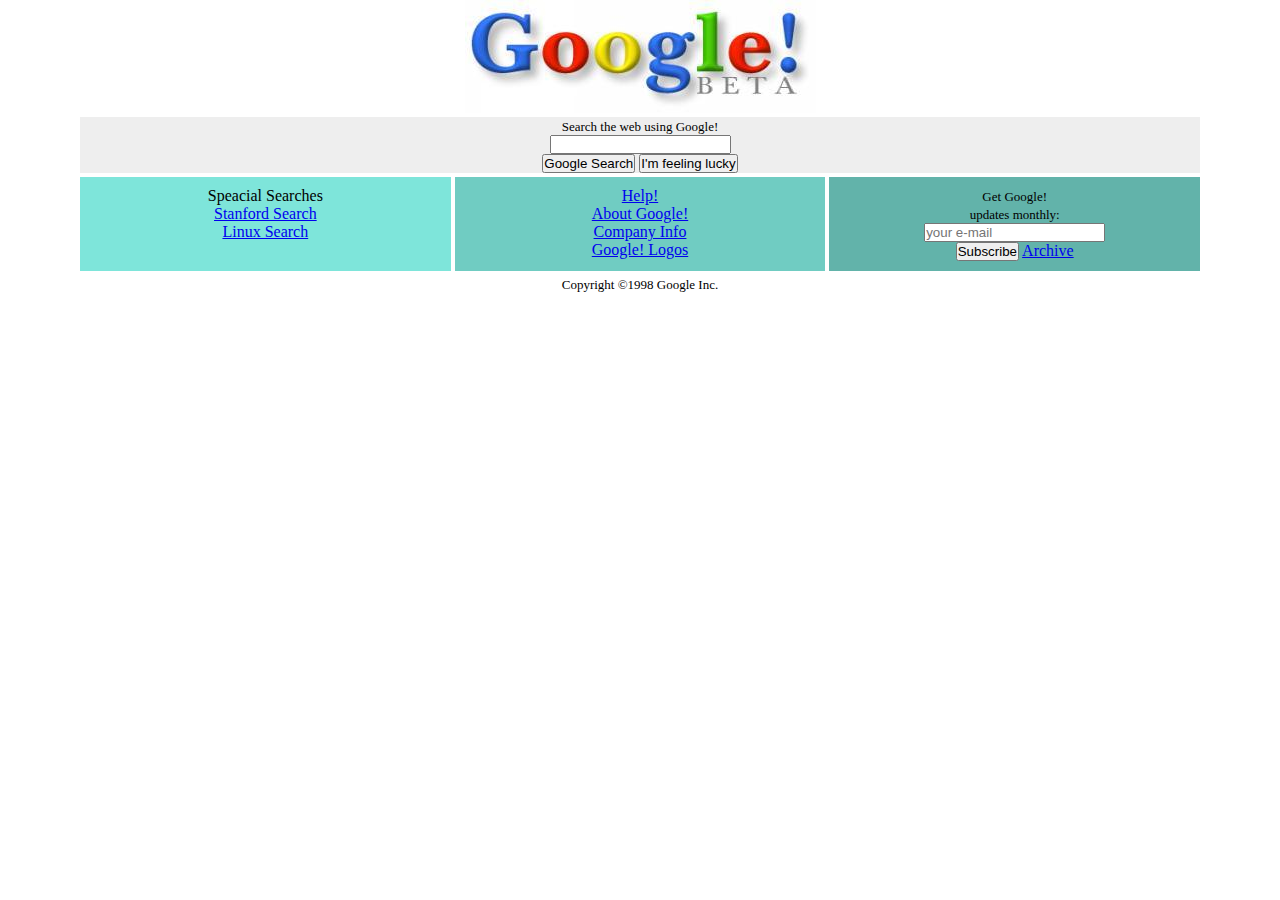
<file: 02-GoogleFirstDesign/index.html>
<!DOCTYPE html>
<html lang="en">
<head>
    <meta charset="UTF-8">
    <meta http-equiv="X-UA-Compatible" content="IE=edge">
    <meta name="viewport" content="width=device-width, initial-scale=1.0">
    <link rel="stylesheet" href="css/style.css">
    <title>Google</title>
</head>
<body>
    <!-- Header Start-->
    <div class="image-container">
        <img src="img/google.jpg" alt="google">
    </div>
    <!-- Header End-->

    <!--Search Section Start-->
    <div class="search-container">
        <div class="header">
            <span>Search the web using Google!</span>
        </div>
        <div class="search-input">
            <input type="text" value-size="40">
        </div>
        <div class="buttons">
            <button>Google Search</button>
            <button>I'm feeling lucky</button>
        </div>
    </div>
    <!--Search Section End-->

    <!--Footer Start-->
    <div class="footer">

        <!--Left Section Start-->
        <div class="left speacial-searches">
            <div class="content">Speacial Searches</div>
            <div class="content link">
                <a href="#">Stanford Search</a>
            </div>
            <div class="content link">
                <a href="#">Linux Search</a>
            </div>
        </div>
        <!--Left Section End-->

        <!--Middle Section Start-->
        <div class="middle quick-links">
            <div class="content link">
                <a href="#">Help!</a>
            </div>
            <div class="content link">
                <a href="#">About Google!</a>
            </div>
            <div class="content link">
                <a href="#">Company Info</a>
            </div>
            <div class="content link">
                <a href="#">Google! Logos</a>
            </div>
        </div>
        <!--Middle Section End-->

        <!--right Section Start-->
        <div class="right contact">
            <div class="content">
                <span>Get Google!</span>
            </div>
            <div class="content">
                <span>updates monthly:</span>
            </div>
            <div class="input">
                <input type="text" placeholder="your e-mail">
            </div>
            <div class="buttons">
                <button>Subscribe</button>
                <a href="#">Archive</a>
            </div>
        </div>
        <!--Right Section End-->
    </div>

    <span>Copyright ©1998 Google Inc.</span>
</body>
</html>
</file>
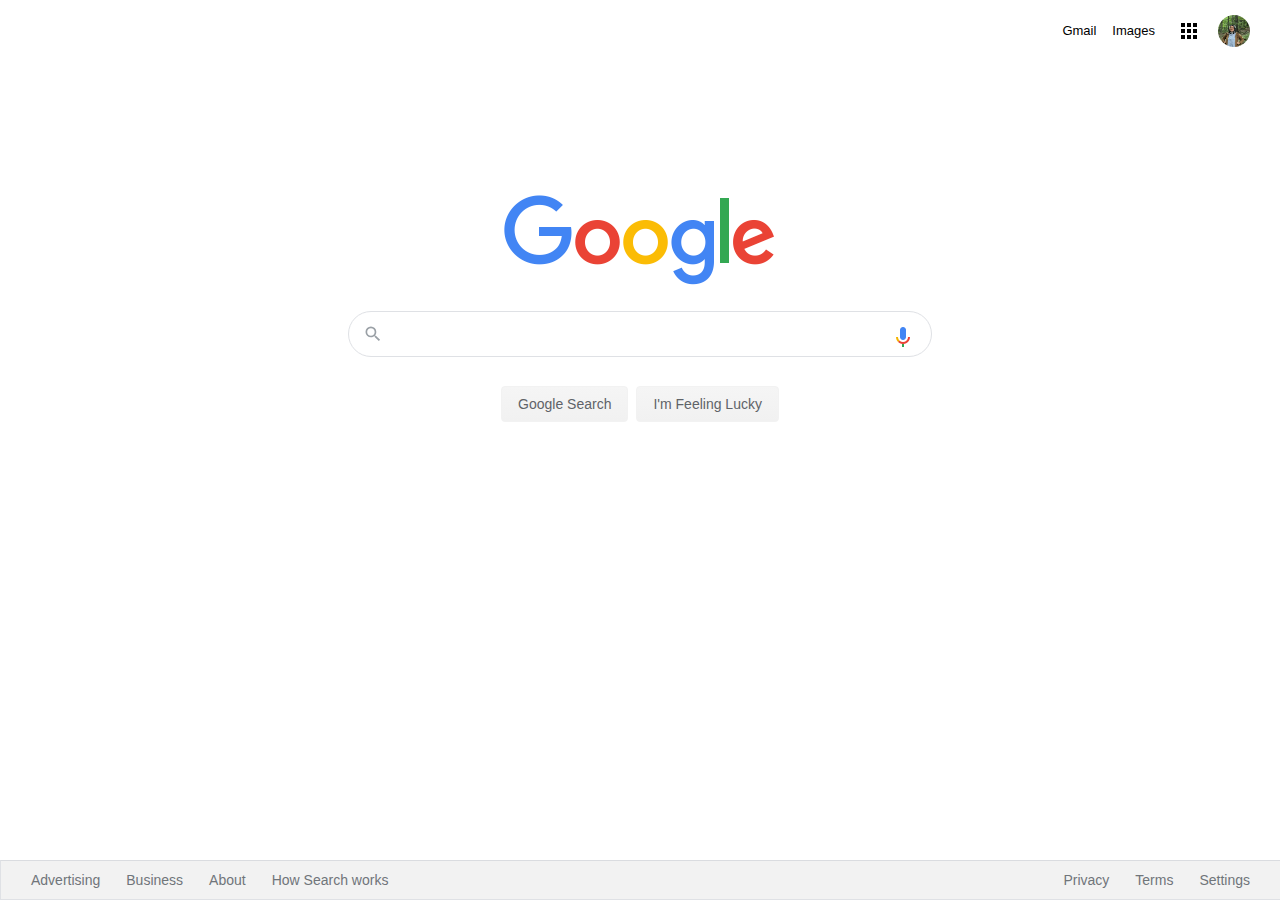
<file: 03-GoogleClone/index.html>
<!DOCTYPE html>
<html lang="en">
  <head>
    <meta charset="UTF-8" />
    <meta name="viewport" content="width=device-width, initial-scale=1.0" />
    <link rel="stylesheet" href="css/style.css" />
    <title>Google</title>
  </head>
  <body>
    <div class="panel">
      <nav>
        <ul class="header">
          <li class="pic headerli">
            <a href="https://www.github.com/cengizcmataraci" target="_blank"
              ><img
                src="assets/profile.jpg"
                alt=""
                style="margin-right: 1px; border-radius: 50%;"
                width="32px" height="32px"
            /></a>
          </li>
          <li style="margin: 8px" class="headerli">
            <a href="https://www.google.com.tr/intl/en/about/products?tab=wh"
              ><img src="assets/appsbutton.svg" alt="" style="width: 16px; height: 16px; margin-right: 3px;"></a
            >
          </li>
          <li style="margin: 8px; margin-left: -2px;" class="headerli">
            <a
              href="https://www.google.com.tr/imghp?hl=en&tab=wi&authuser=0&ogbl"
              >Images</a
            >
          </li>
          <li style="margin: 8px" class="headerli">
            <a href="https://mail.google.com/mail/?tab=wm&authuser=0&ogbl"
              >Gmail</a
            >
          </li>
        </ul>
      </nav>
      <div class="container">
        <img
          src="assets/logo.png"
          width="272px"
          alt=""
        />
      </div>
      <div class="search-area">
        <div class="search">
          <div class="search-img">
            <span>
              <svg
                focusable="false"
                xmlns="http://www.w3.org/2000/svg"
                viewBox="0 0 24 24"
              >
                <path
                  d="M15.5 14h-.79l-.28-.27A6.471 6.471 0 0 0 16 9.5 6.5 6.5 0 1 0 9.5 16c1.61 0 3.09-.59 4.23-1.57l.27.28v.79l5 4.99L20.49 19l-4.99-5zm-6 0C7.01 14 5 11.99 5 9.5S7.01 5 9.5 5 14 7.01 14 9.5 11.99 14 9.5 14z"
                ></path>
              </svg>
            </span>
          </div>
          <div class="input-enter">
            <div class="input-area">
              <input
                type="text"
                class="input"
                maxlength="2048"
                autofocus="true"
              />
            </div>
          </div>
          <div class="voice-logo">
            <img src="assets/voicelogo.png" alt="sesli konusma">
          </div>
        </div>
      </div>

      <div class="buttons">
        <a href=""
          ><button class="googlesearch">Google Search</button></a
        >
        <a href=""
          ><button class="feelinglucky">I'm Feeling Lucky</button></a
        >
      </div>
    </div>

    <nav>
      <ul class="footer">
        <li class="footerli">
          <a
            href="https://www.google.com/intl/en_tr/ads/?subid=ww-ww-et-g-awa-a-g_hpafoot1_1!o2&utm_source=google.com&utm_medium=referral&utm_campaign=google_hpafooter&fg=1"
            >Advertising</a
          >
        </li>
        <li class="footerli">
          <a
            href="https://www.google.com/services/?subid=ww-ww-et-g-awa-a-g_hpbfoot1_1!o2&utm_source=google.com&utm_medium=referral&utm_campaign=google_hpbfooter&fg=1"
            >Business</a
          >
        </li>
        <li class="footerli">
          <a
            href="https://about.google/?utm_source=google-TR&utm_medium=referral&utm_campaign=hp-footer&fg=1"
            >About</a
          >
        </li>
        <li class="footerli">
          <a href="https://google.com/search/howsearchworks/?fg=1"
            >How Search works</a
          >
        </li>

        <li class="footerli" style="float: right; margin-right: 35px">
          <a href="https://www.google.com/preferences?hl=en">Settings</a>
        </li>

        <li class="footerli" style="float: right">
          <a href="https://policies.google.com/terms?hl=en-TR&fg=1">Terms</a>
        </li>

        <li class="footerli" style="float: right">
          <a href="https://policies.google.com/privacy?hl=en-TR&fg=1">Privacy</a>
        </li>
      </ul>
    </nav>
  </body>
</html>
</file>
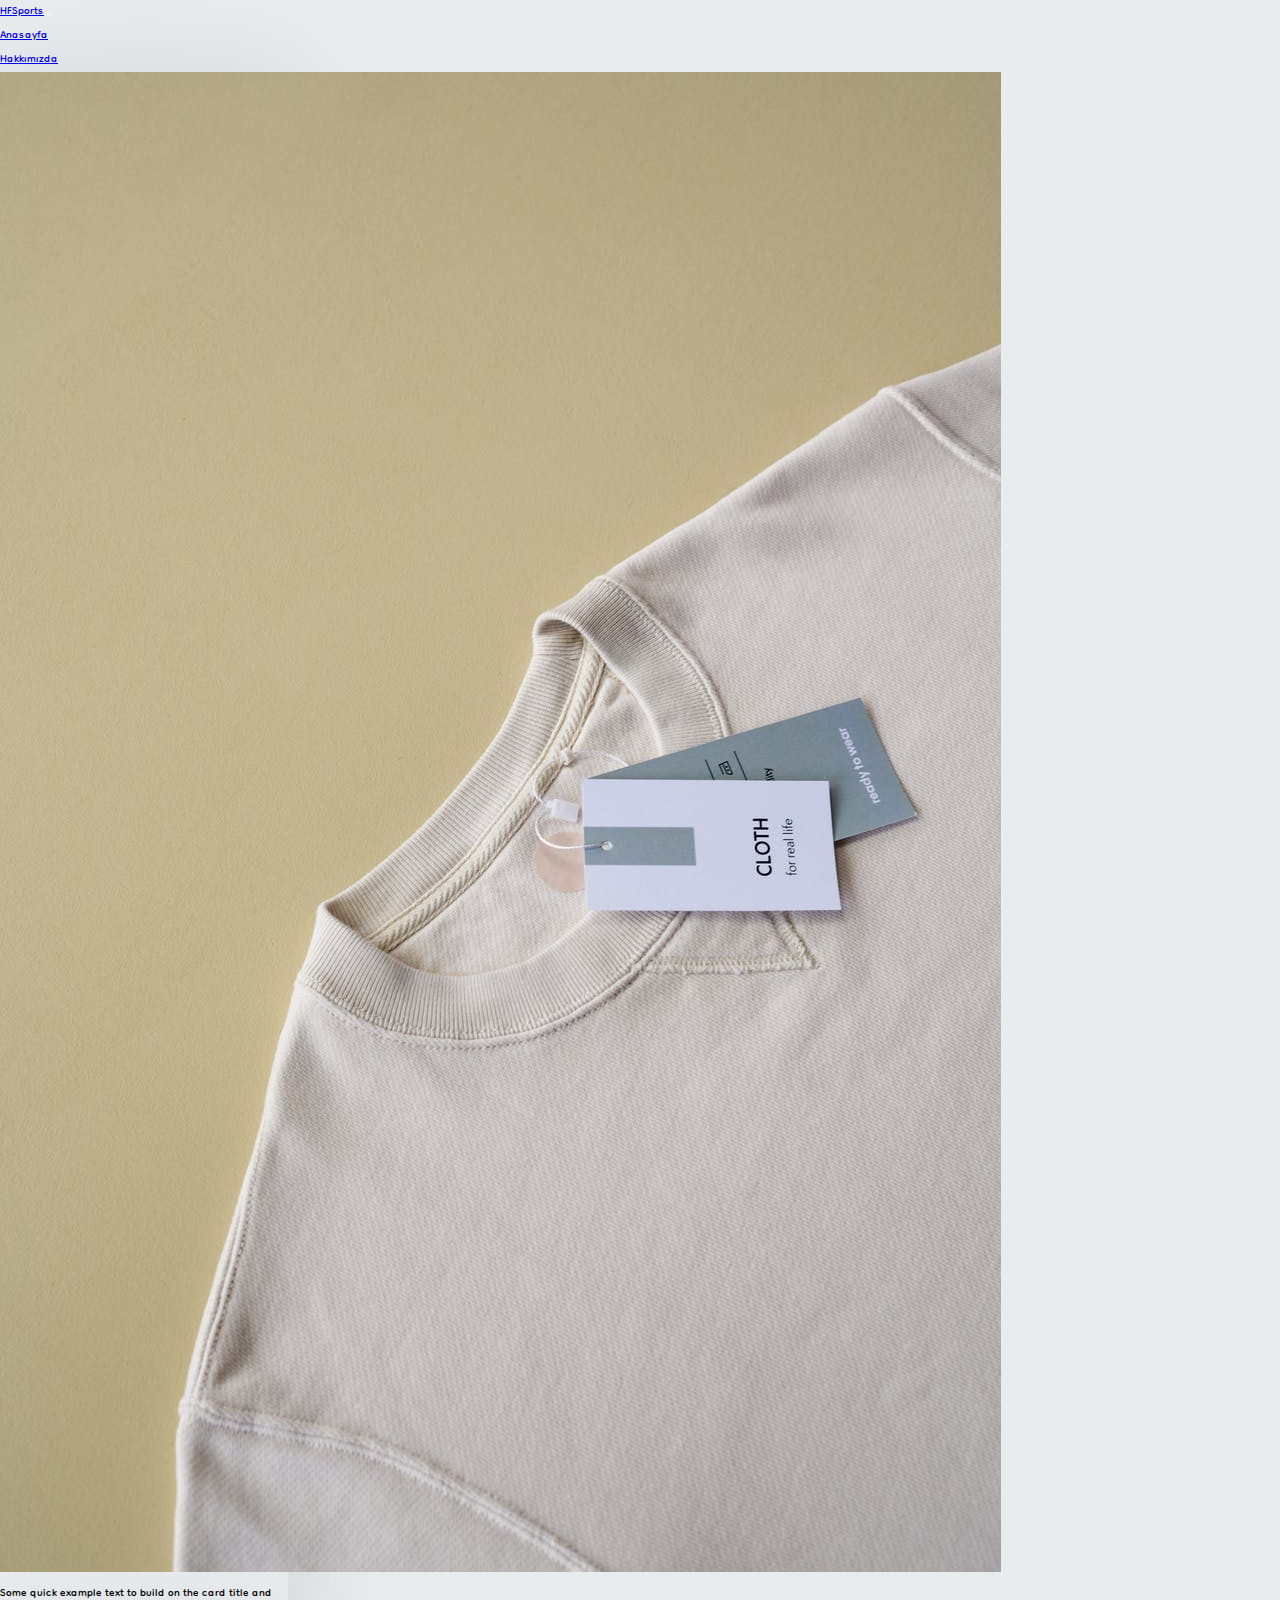
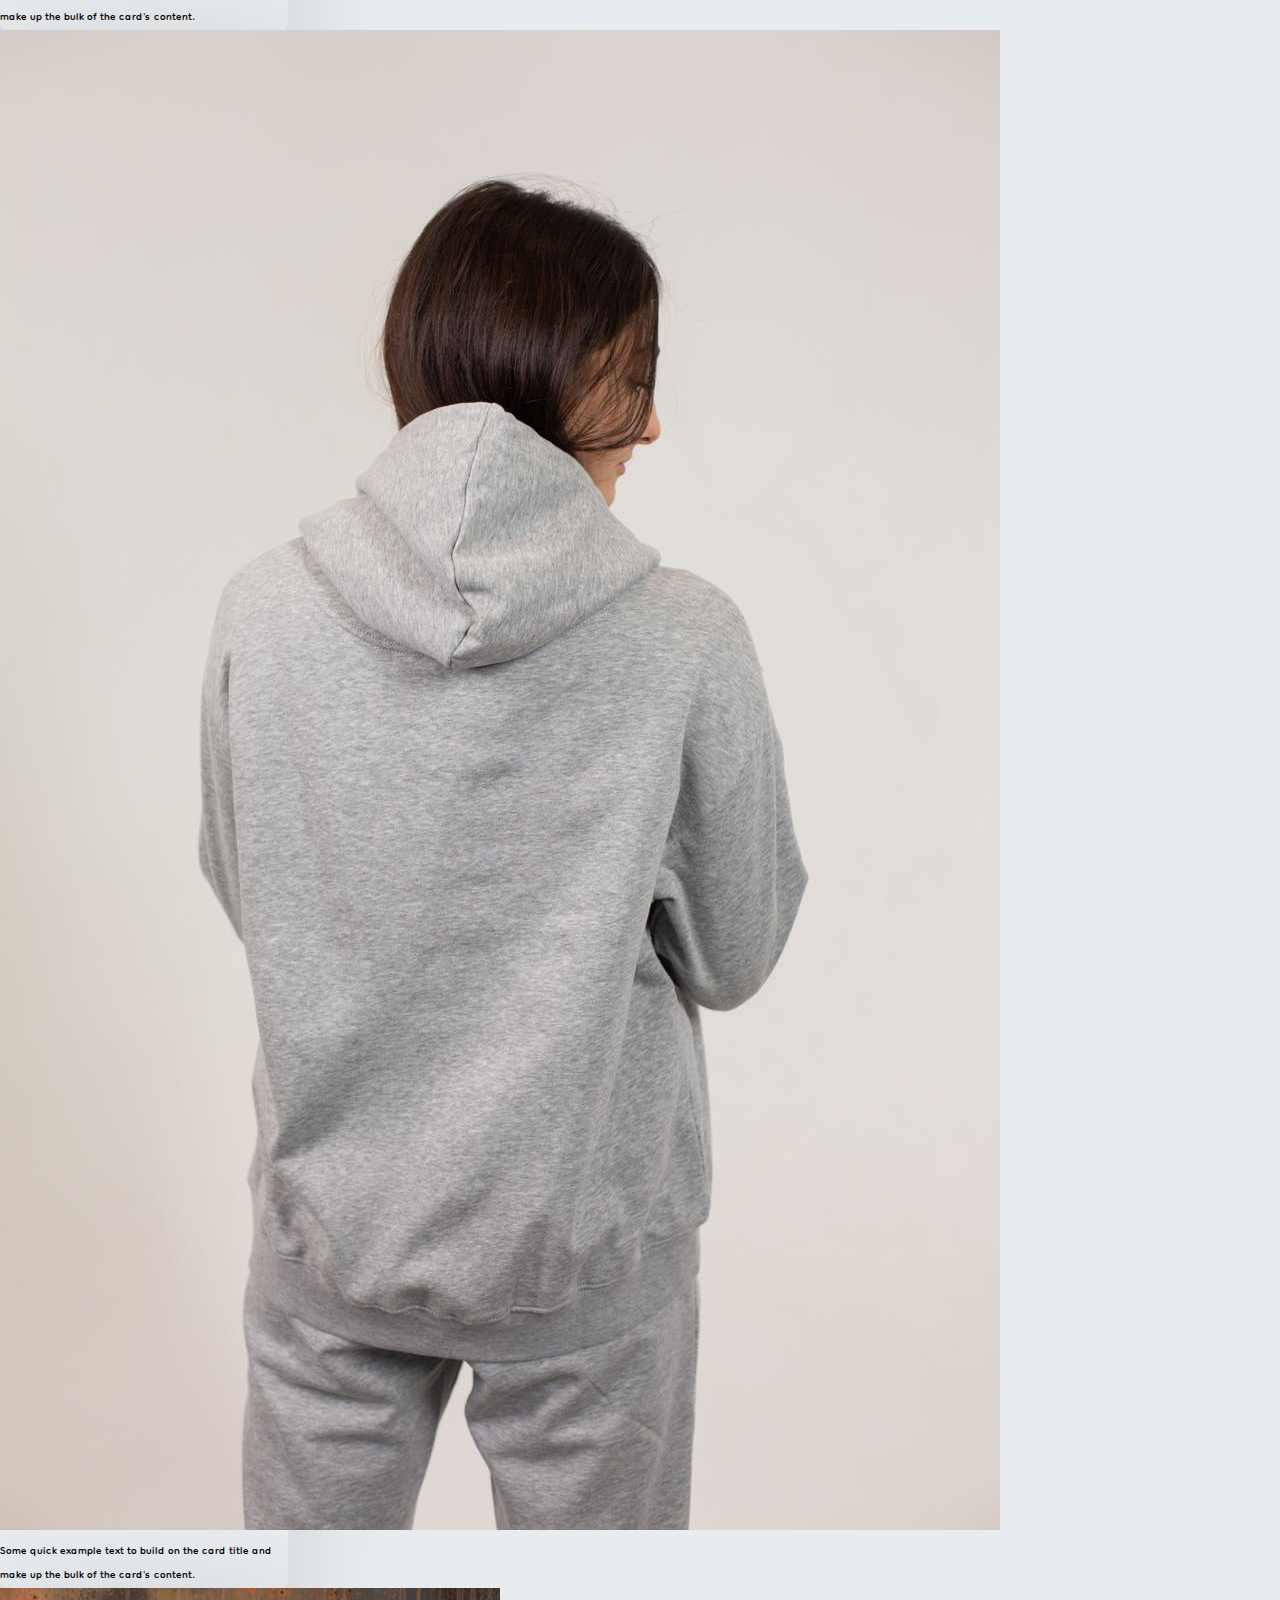
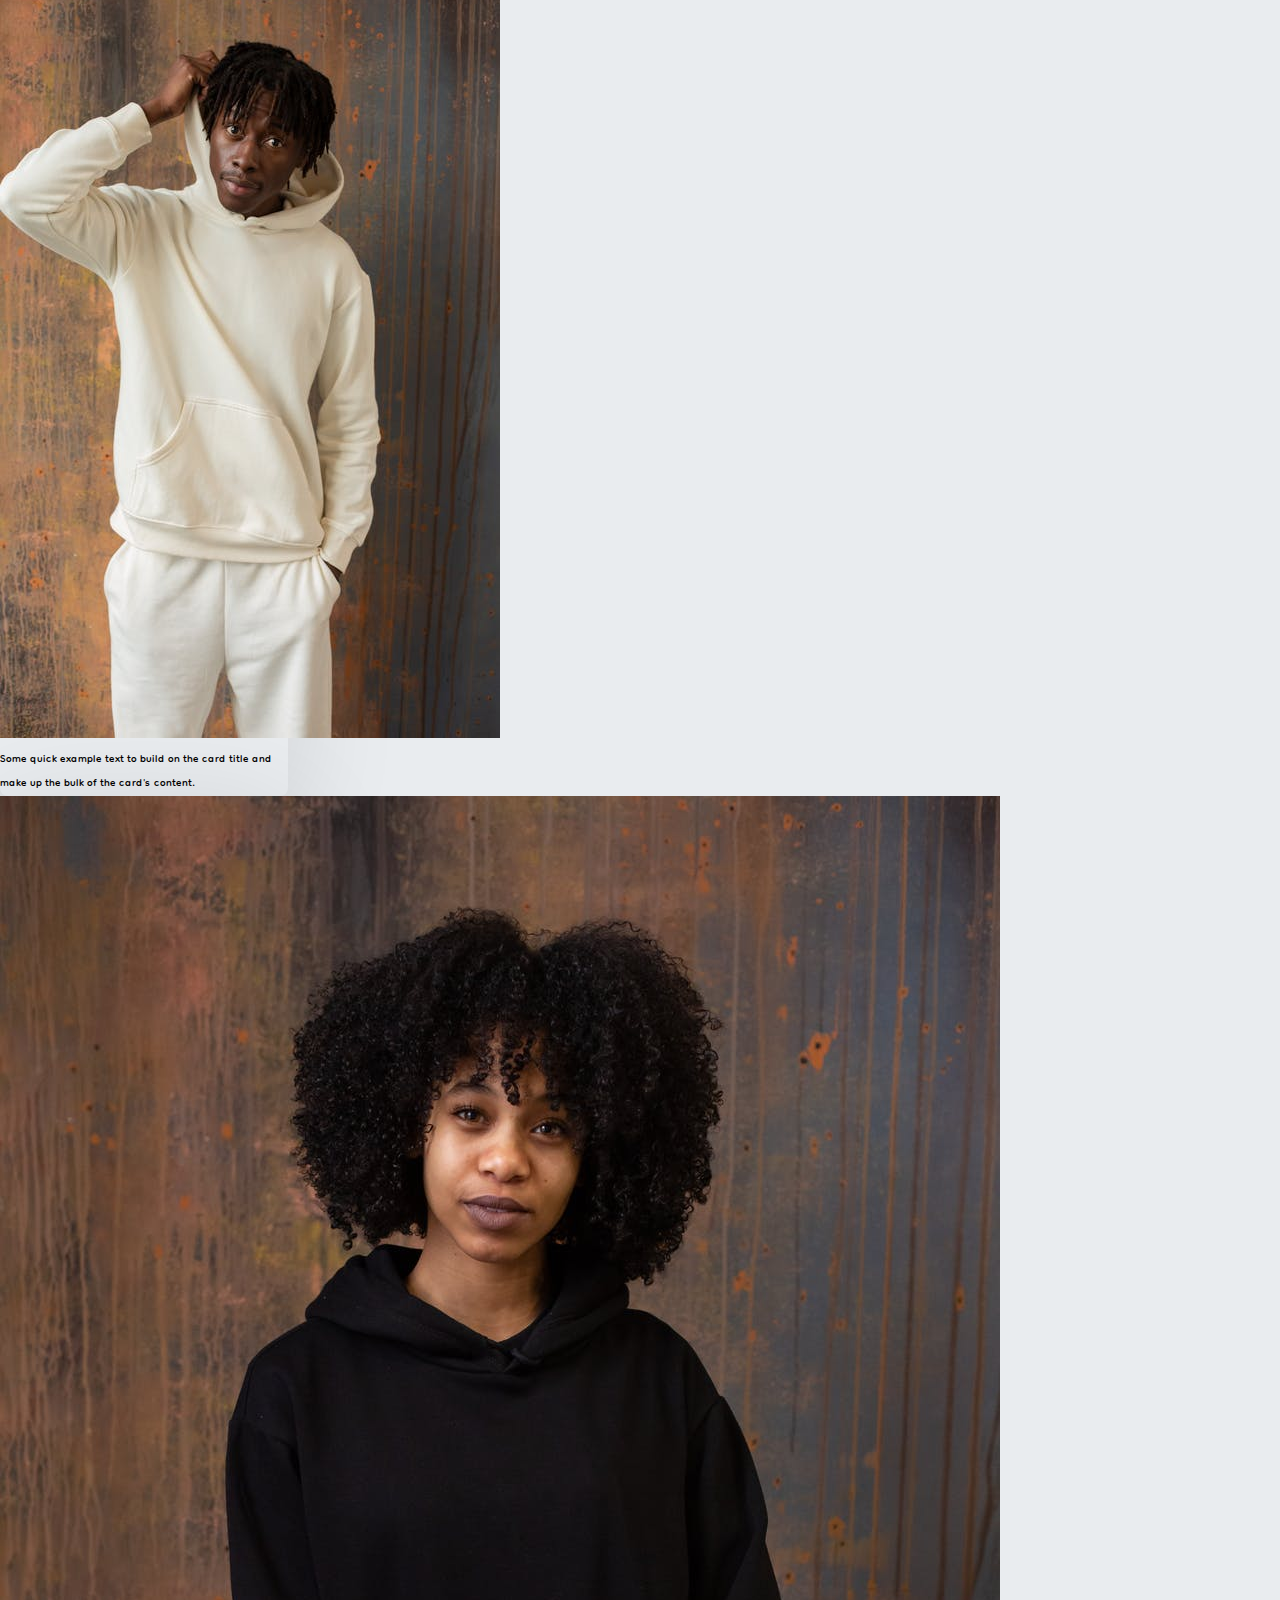
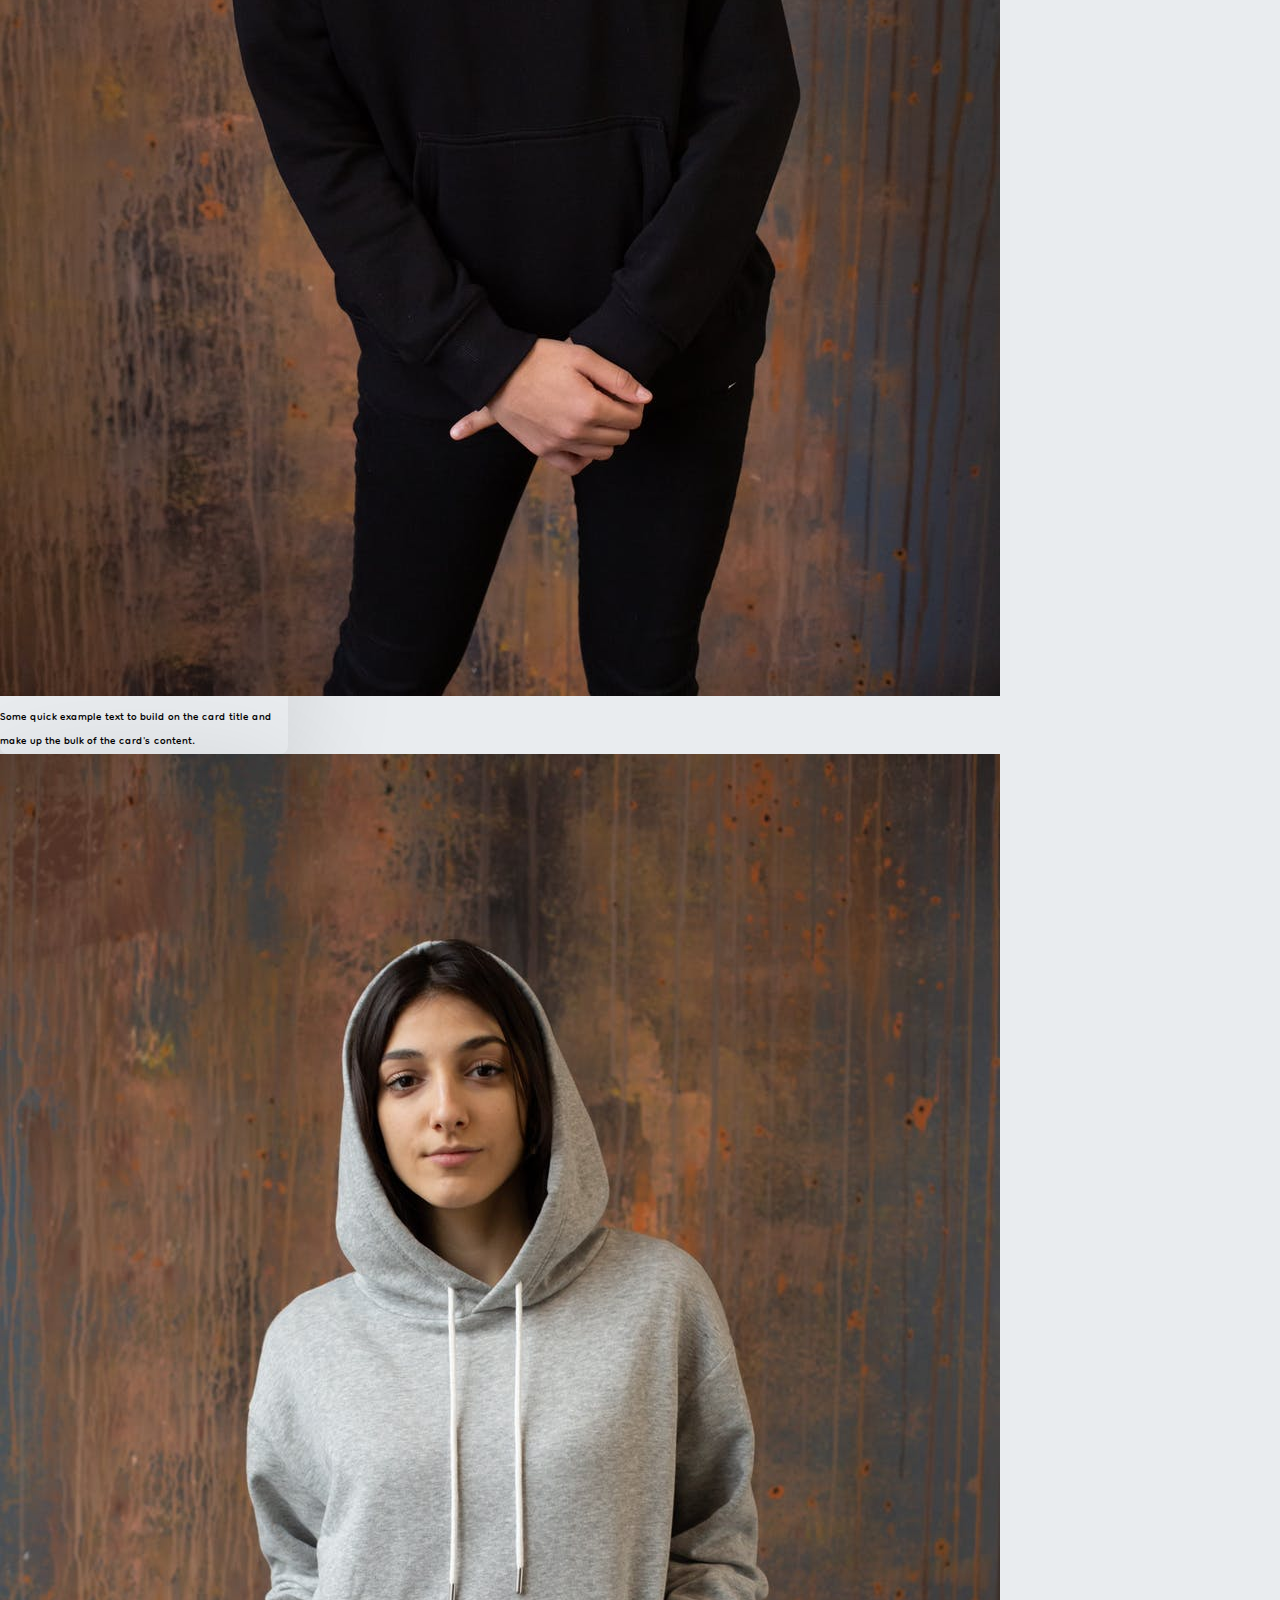
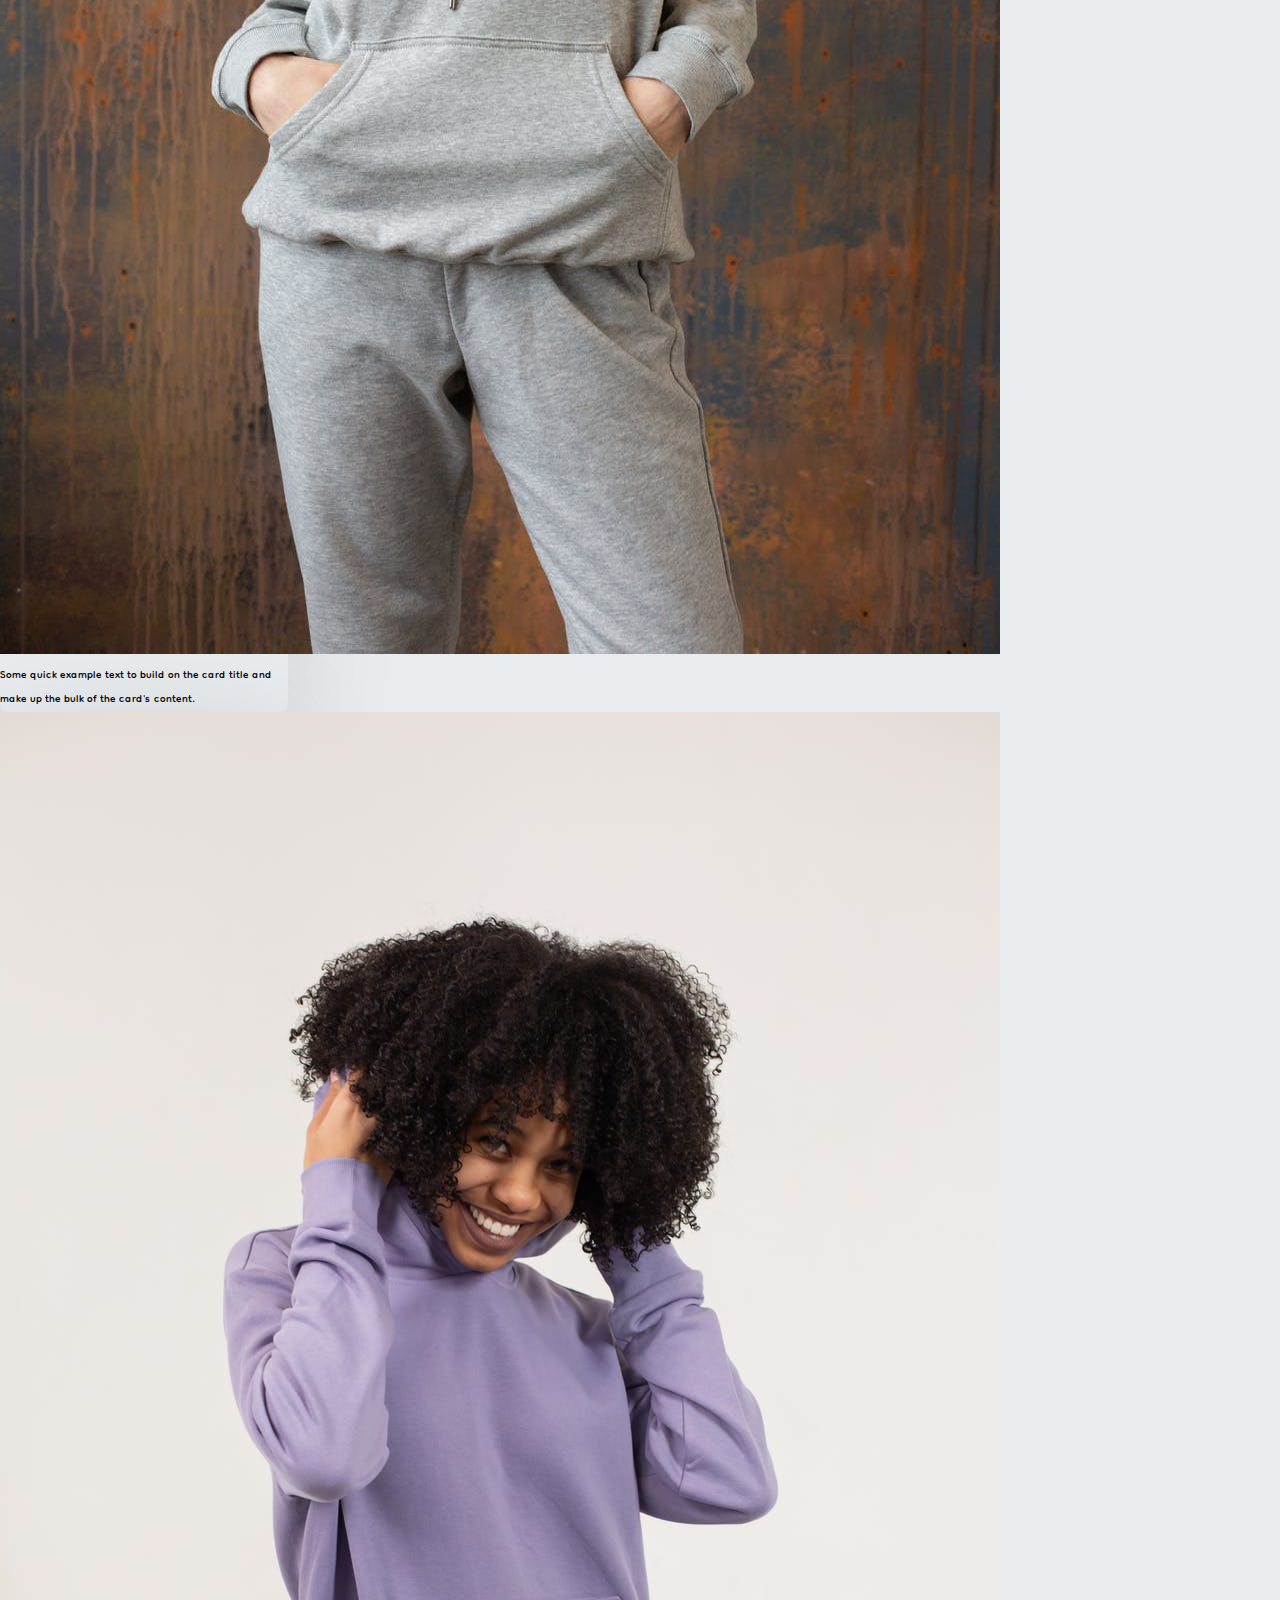
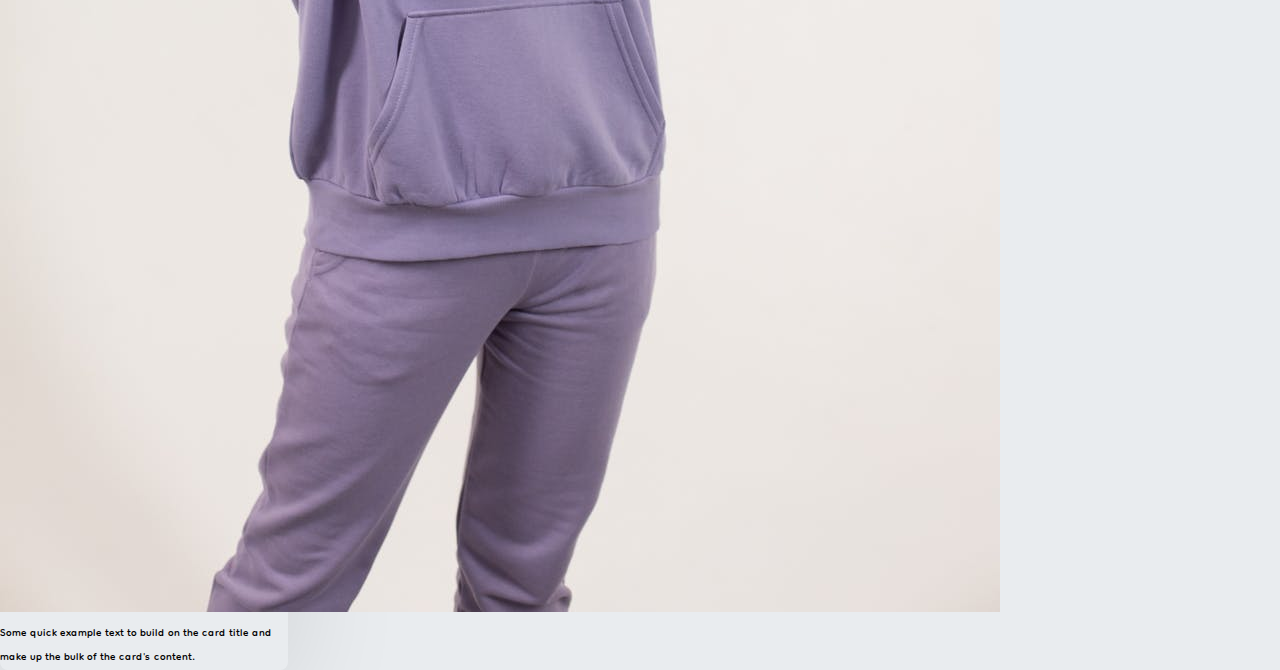
<file: 04-ShoppingPageBootstrap/index.html>
<!DOCTYPE html>
<html lang="en">

<head>
    <meta charset="UTF-8">
    <meta http-equiv="X-UA-Compatible" content="IE=edge">
    <meta name="viewport" content="width=device-width, initial-scale=1.0">
    <link rel="stylesheet" href="https://cdn.jsdelivr.net/npm/bootstrap@4.5.3/dist/css/bootstrap.min.css"
        integrity="sha384-TX8t27EcRE3e/ihU7zmQxVncDAy5uIKz4rEkgIXeMed4M0jlfIDPvg6uqKI2xXr2" crossorigin="anonymous">
    <link rel="stylesheet" href="css/style.css">
    <title>HFSports</title>
</head>

<body>
    <!--Navbar Start-->
    <nav class="navbar navbar-expand-lg navbar-light bg-light">
        <div class="container-fluid">
            <a class="navbar-brand" href="#">HFSports</a>
            <button class="navbar-toggler" type="button" data-bs-toggle="collapse" data-bs-target="#navbarNav"
                aria-controls="navbarNav" aria-expanded="false" aria-label="Toggle navigation">
                <span class="navbar-toggler-icon"></span>
            </button>
            <div class="collapse navbar-collapse justify-content-end" id="navbarNav">
                <ul class="navbar-nav">
                    <li class="nav-item">
                        <a class="nav-link active" aria-current="page" href="#">Anasayfa</a>
                    </li>
                    <li class="nav-item">
                        <a class="nav-link" href="about-us.html">Hakkımızda</a>
                    </li>
                </ul>
            </div>
        </div>
    </nav>
    <!--Navbar End-->

    <main>
    <!--Products Section Start-->
    <div class="container mt-5">
        <div class="row">
            <div class="col-1 col-md-4">
                <div class="card m-4" style="width: 18rem;">
                    <img src="img/product-1.jpeg" class="card-img-top" alt="...">
                    <div class="card-body">
                        <p class="card-text">Some quick example text to build on the card title and make up the bulk of the card's content.</p>
                    </div>
                </div>
            </div>
            <div class="col-1 col-md-4">
                <div class="card m-4" style="width: 18rem;">
                    <img src="img/product-2.jpeg" class="card-img-top" alt="...">
                    <div class="card-body">
                        <p class="card-text">Some quick example text to build on the card title and make up the bulk of the card's content.</p>
                    </div>
                </div>
            </div>
            <div class="col-1 col-md-4">
                <div class="card m-4" style="width: 18rem;">
                    <img src="img/product-3.jpeg" class="card-img-top" alt="...">
                    <div class="card-body">
                        <p class="card-text">Some quick example text to build on the card title and make up the bulk of the card's content.</p>
                    </div>
                </div>
            </div>
            <div class="col-1 col-md-4">
                <div class="card m-4" style="width: 18rem;">
                    <img src="img/product-4.jpeg" class="card-img-top" alt="...">
                    <div class="card-body">
                        <p class="card-text">Some quick example text to build on the card title and make up the bulk of the card's content.</p>
                    </div>
                </div>
            </div>
            <div class="col-1 col-md-4">
                <div class="card m-4" style="width: 18rem;">
                    <img src="img/product-5.jpeg" class="card-img-top" alt="...">
                    <div class="card-body">
                        <p class="card-text">Some quick example text to build on the card title and make up the bulk of the card's content.</p>
                    </div>
                </div>
            </div>
            <div class="col-1 col-md-4">
                <div class="card m-4" style="width: 18rem;">
                    <img src="img/product-6.jpeg" class="card-img-top" alt="...">
                    <div class="card-body">
                        <p class="card-text">Some quick example text to build on the card title and make up the bulk of the card's content.</p>
                    </div>
                </div>
            </div>
        </div>
    </div>
    <!--Product Section End-->
    </main>

    <script src="https://code.jquery.com/jquery-3.5.1.slim.min.js"
        integrity="sha384-DfXdz2htPH0lsSSs5nCTpuj/zy4C+OGpamoFVy38MVBnE+IbbVYUew+OrCXaRkfj"
        crossorigin="anonymous"></script>
    <script src="https://cdn.jsdelivr.net/npm/bootstrap@4.5.3/dist/js/bootstrap.bundle.min.js"
        integrity="sha384-ho+j7jyWK8fNQe+A12Hb8AhRq26LrZ/JpcUGGOn+Y7RsweNrtN/tE3MoK7ZeZDyx"
        crossorigin="anonymous"></script>
</body>

</html>
</file>
<file: 02-GoogleFirstDesign/css/style.css>
*{
    margin:0;
    padding:0;
}

body{
    text-align:center;
    padding: 0 80px;
}

.search-container{
    background-color: #EEEEEE;
}

.footer{
    display: flex;
    justify-content: space-around;
    text-align:center;
    width:100%;
}

.left,
.right,
.middle{
    margin: 4px;
    margin-left: 0;
    width: 100%;
    padding: 10px;
}

.left{
    background-color: #7EE5DA;
}

.middle{
    background-color: #70CCC2;
}

.right{
    background-color: #62B3AA;
    margin-right: 0;
}

span{
    font-size: 13px;

}
</file>
<file: 03-GoogleClone/css/style.css>
.header {
  list-style-type: none;
  margin: 10px;
  overflow: hidden;
  margin-right: 16px;
  font-family: arial,sans-serif;
  font-size: 13px;
  display: flex;
  justify-content: end;
  flex-direction: row-reverse;
}

.headerli a {
  display: block;
  color: black;
  text-align: center;
  padding: 5px 5px;
  text-decoration: none;
}

.headerli a:hover {
  text-decoration: underline;
}

.container {
  text-align: center;
  margin: 140px 100px 20px;
}

.search-area {
  background: #fff;
  display: flex;
  border: 1px solid #dfe1e5;
  box-shadow: none;
  z-index: 3;
  height: 44px;
  margin: 0 auto;
  width: 582px;
  border-radius: 24px;
}

.search-area:hover {
  box-shadow: 0 1px 6px 0 rgb(32 33 36 / 28%);
}

.search {
  flex: 1;
  display: flex;
  align-items: center;
  padding: 5px 8px 0 16px;
  padding-left: 14px;
}

.search-img {
  display: flex;
  align-items: center;
  padding-right: 13px;
  margin-top: -5px;
}

.search-img span {
  color: #9aa0a6;
  height: 20px;
  width: 20px;
  margin-top: 0px;
  display: inline-block;
  fill: currentColor;
  line-height: 24px;
  position: relative;
}

.input-enter {
  display: flex;
  flex: 1;
  flex-wrap: wrap;
}

.input-area {
  color: transparent;
  flex: 100%;

  font: 16px arial, sans-serif;
  line-height: 34px;
  height: 34px !important;
  display: block;
}

.input {
  margin: 0;
  padding: 0;
  color: rgba(0, 0, 0, 0.87);
  word-wrap: break-word;
  outline: none;
  display: flex;
  flex: 100%;
  font: 16px arial, sans-serif;
  line-height: 34px;
  height: 34px !important;
  text-rendering: auto;
  letter-spacing: normal;
  word-spacing: normal;
  text-transform: none;
  text-indent: 0px;
  text-shadow: none;
  text-align: start;
  appearance: textfield;
  cursor: text;
  border: none;
  width: 100%;
}

.googlesearch,
.feelinglucky {
  background-image: -webkit-linear-gradient(top,#f5f5f5,#f1f1f1);
  background-color: #f2f2f2;
  border: 1px solid #f2f2f2;
  border-radius: 4px;
  color: #5F6368;
  font-family: arial,sans-serif;
  font-size: 14px;
  margin: 11px 4px;
  padding: 0 16px;
  line-height: 27px;
  height: 36px;
  min-width: 54px;
  text-align: center;
  cursor: pointer;
  user-select: none;
}

.googlesearch:hover,
.feelinglucky:hover{
  box-shadow: 0 1px 1px rgb(0 0 0 / 10%);
  background-image: -webkit-linear-gradient(top,#f8f8f8,#f1f1f1);
  background-color: #f8f8f8;
  border: 1px solid #c6c6c6;
  color: #222;
}

.footer {
  margin: 0;
  padding: 0;
  overflow: hidden;
  border: 1px solid #dfe1e5;
  border-top: 1px solid #dadce0;
  position: fixed;
  bottom: 0;
  width: 100%;
  margin-left: -8px;
  line-height: 10px;
  background-color:#f2f2f2;
}

.footerli {
  float: left;
  list-style: none;
}

.footerli a {
  display: block;
  color: #70757a;
  text-align: center;
  padding: 14px 16px;
  text-decoration: none;
  font-family: arial, sans-serif;
  font-size: 14px;
  margin-left: 14px;
  margin-right: -20px;
}

.footerli a:hover {
  text-decoration: underline;
}

.voice-logo{
  display: flex;
  padding: 0 8px;
}
.voice-logo img{
  width: 24px;
  height: 24px;
}

.buttons{
  padding-top:18px;
  display: flex;
  justify-content: center;
}
</file>
<file: 04-ShoppingPageBootstrap/css/style.css>
@import url('https://fonts.googleapis.com/css2?family=Caveat:wght@400;600&family=Dongle&family=Outfit:wght@100;400;600&display=swap');

:root {
    --main-color:#B4C6A6;
    --color-1: #FFC286;
    --color-2:#FFF1AF;
    --color-3: #66806A;
}

body {
    font-family: 'Dongle', sans-serif;
    overflow-x: hidden;
    background-color: #E9ECEF ;
    line-height: 1.5;
}

* {
    margin: 0;
    padding: 0;
    outline: none!important;
}

.card{
    border-radius: 8px;
    border:none;
    box-shadow: 0px 1em 7em 5px rgb(0 0 0 / 10%);
}
</file>
